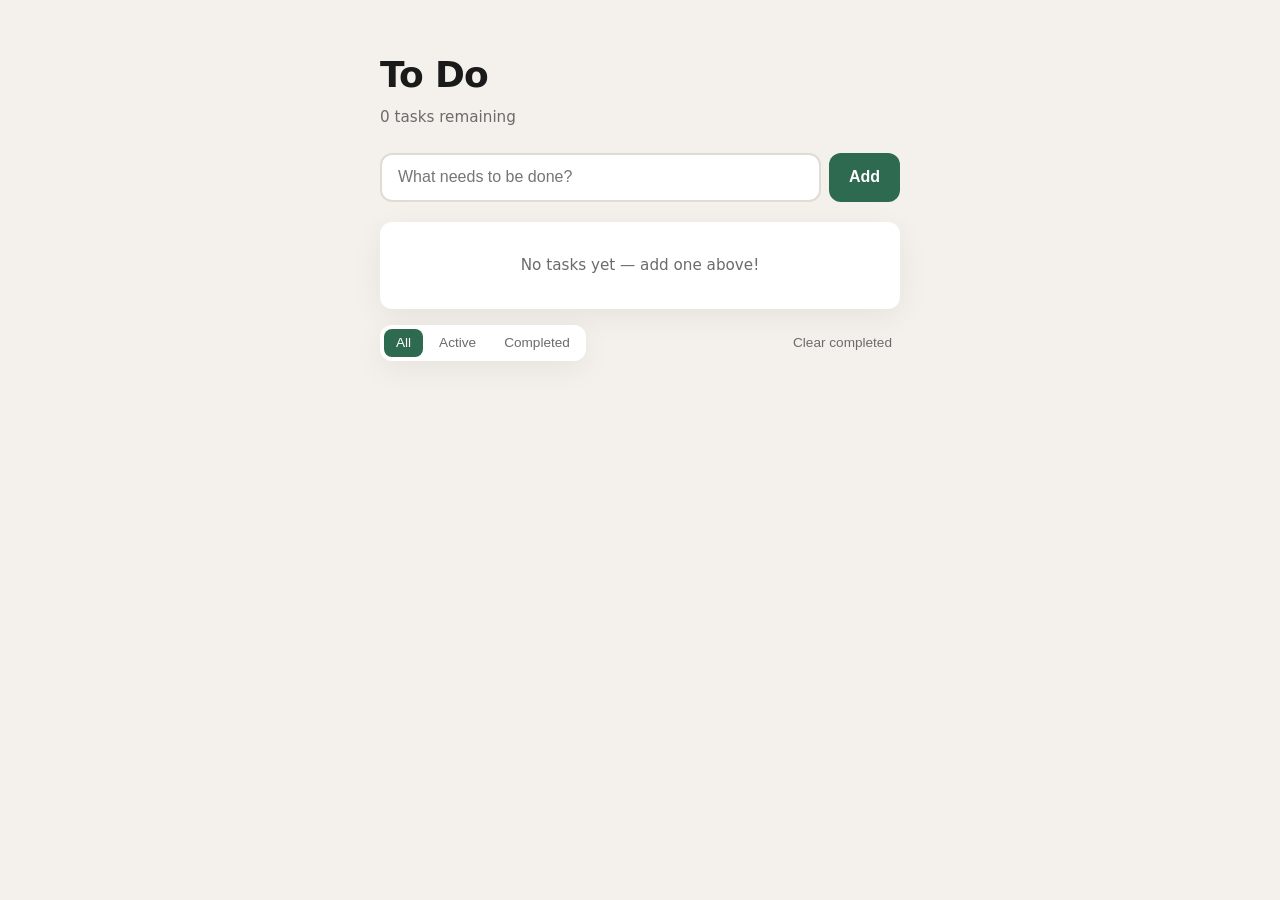
<file: index.html>
<!DOCTYPE html>
<html lang="en">
<head>
  <meta charset="UTF-8">
  <meta name="viewport" content="width=device-width, initial-scale=1.0">
  <title>To Do List</title>
  <link rel="stylesheet" href="styles.css">
</head>
<body>
  <main class="app">
    <header class="header">
      <h1>To Do</h1>
      <p class="subtitle" id="task-count">0 tasks remaining</p>
    </header>

    <form class="add-form" id="add-form">
      <input
        type="text"
        id="task-input"
        placeholder="What needs to be done?"
        autocomplete="off"
        aria-label="New task"
      />
      <button type="submit" aria-label="Add task">Add</button>
    </form>

    <ul class="task-list" id="task-list"></ul>

    <footer class="footer" id="footer" hidden>
      <div class="filters" role="group" aria-label="Filter tasks">
        <button class="filter active" data-filter="all">All</button>
        <button class="filter" data-filter="active">Active</button>
        <button class="filter" data-filter="completed">Completed</button>
      </div>
      <button class="clear-completed" id="clear-completed">Clear completed</button>
    </footer>
  </main>

  <script src="app.js"></script>
</body>
</html>
</file>
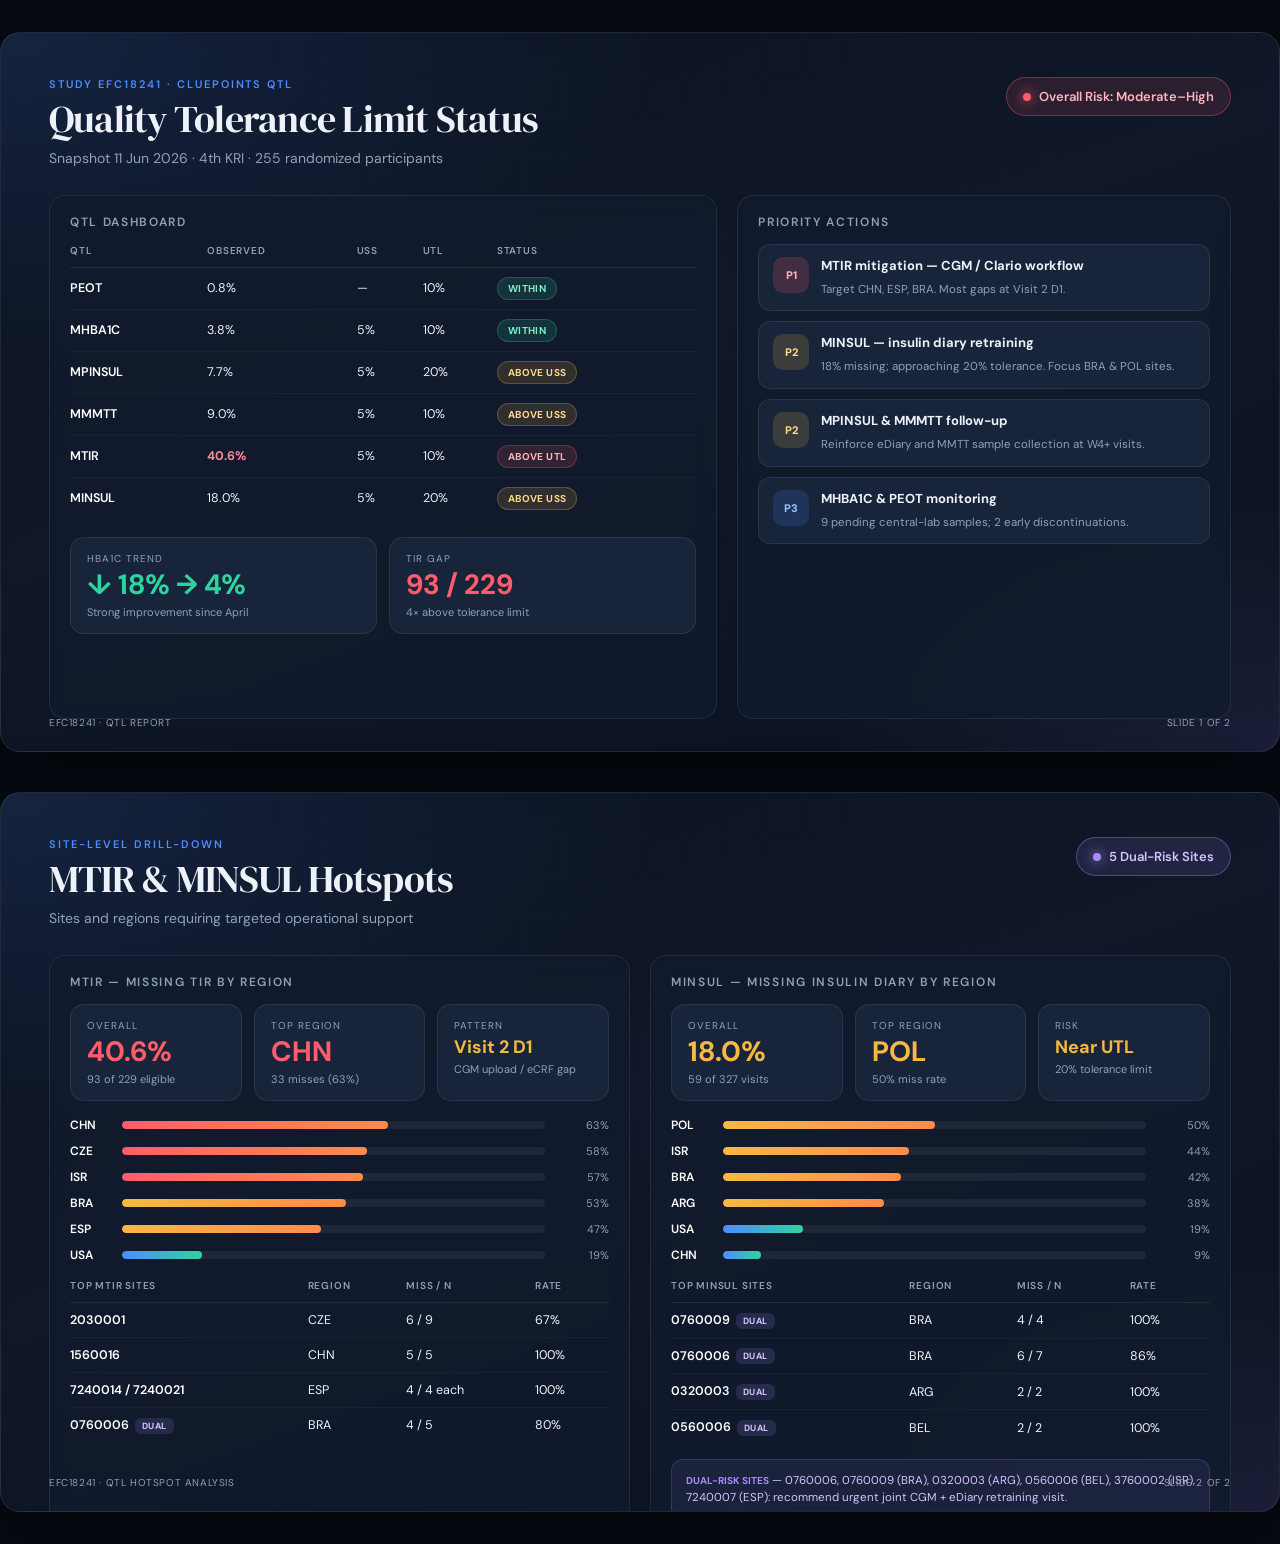
<file: EFC18241_QTL_Slide.html>
<!DOCTYPE html>
<html lang="en">
<head>
  <meta charset="UTF-8" />
  <meta name="viewport" content="width=device-width, initial-scale=1.0" />
  <title>EFC18241 — QTL Status | 2026-06-11</title>
  <link rel="preconnect" href="https://fonts.googleapis.com" />
  <link rel="preconnect" href="https://fonts.gstatic.com" crossorigin />
  <link href="https://fonts.googleapis.com/css2?family=DM+Sans:ital,opsz,wght@0,9..40,400;0,9..40,500;0,9..40,600;0,9..40,700;1,9..40,400&family=DM+Serif+Display&display=swap" rel="stylesheet" />
  <style>
    :root {
      --bg: #0b1220;
      --surface: #121c2e;
      --surface-2: #18243a;
      --border: rgba(255,255,255,.08);
      --text: #eef2f8;
      --muted: #8fa0b8;
      --accent: #4f8cff;
      --green: #2dd4a0;
      --amber: #f5b942;
      --orange: #ff8b4a;
      --red: #ff5c6c;
      --purple: #a78bfa;
    }

    * { box-sizing: border-box; margin: 0; padding: 0; }

    body {
      font-family: "DM Sans", system-ui, sans-serif;
      background: #060a12;
      color: var(--text);
      padding: 32px;
      display: flex;
      flex-direction: column;
      align-items: center;
      gap: 40px;
    }

    .slide {
      width: 1280px;
      height: 720px;
      background:
        radial-gradient(1200px 600px at 0% 0%, rgba(79,140,255,.14), transparent 55%),
        radial-gradient(900px 500px at 100% 100%, rgba(167,139,250,.10), transparent 50%),
        linear-gradient(160deg, #0b1220 0%, #0f1728 45%, #0b1220 100%);
      border: 1px solid var(--border);
      border-radius: 20px;
      padding: 44px 48px 40px;
      position: relative;
      overflow: hidden;
      box-shadow: 0 30px 80px rgba(0,0,0,.45);
      page-break-after: always;
    }

    .slide::before {
      content: "";
      position: absolute;
      inset: 0;
      background-image: linear-gradient(rgba(255,255,255,.02) 1px, transparent 1px),
                        linear-gradient(90deg, rgba(255,255,255,.02) 1px, transparent 1px);
      background-size: 40px 40px;
      mask-image: radial-gradient(circle at 50% 30%, black, transparent 75%);
      pointer-events: none;
    }

    .header {
      display: flex;
      justify-content: space-between;
      align-items: flex-start;
      margin-bottom: 28px;
      position: relative;
      z-index: 1;
    }

    .eyebrow {
      font-size: 11px;
      letter-spacing: .18em;
      text-transform: uppercase;
      color: var(--accent);
      font-weight: 600;
      margin-bottom: 8px;
    }

    h1 {
      font-family: "DM Serif Display", Georgia, serif;
      font-size: 38px;
      font-weight: 400;
      line-height: 1.1;
      letter-spacing: -.02em;
    }

    .subtitle {
      margin-top: 8px;
      color: var(--muted);
      font-size: 14px;
    }

    .badge {
      display: inline-flex;
      align-items: center;
      gap: 8px;
      padding: 10px 16px;
      border-radius: 999px;
      background: rgba(255,92,108,.12);
      border: 1px solid rgba(255,92,108,.35);
      color: #ffb4bc;
      font-size: 13px;
      font-weight: 600;
      white-space: nowrap;
    }

    .badge .dot {
      width: 8px; height: 8px;
      border-radius: 50%;
      background: var(--red);
      box-shadow: 0 0 12px var(--red);
    }

    .grid-3 {
      display: grid;
      grid-template-columns: 1.15fr .85fr;
      gap: 20px;
      position: relative;
      z-index: 1;
      height: calc(100% - 110px);
    }

    .grid-2 {
      display: grid;
      grid-template-columns: 1fr 1fr;
      gap: 20px;
      position: relative;
      z-index: 1;
      height: calc(100% - 110px);
    }

    .card {
      background: rgba(18,28,46,.82);
      border: 1px solid var(--border);
      border-radius: 16px;
      padding: 18px 20px;
      backdrop-filter: blur(8px);
    }

    .card h2 {
      font-size: 12px;
      text-transform: uppercase;
      letter-spacing: .14em;
      color: var(--muted);
      margin-bottom: 14px;
      font-weight: 600;
    }

    table {
      width: 100%;
      border-collapse: collapse;
      font-size: 12.5px;
    }

    th {
      text-align: left;
      color: var(--muted);
      font-weight: 600;
      font-size: 10px;
      letter-spacing: .08em;
      text-transform: uppercase;
      padding: 0 8px 10px 0;
      border-bottom: 1px solid var(--border);
    }

    td {
      padding: 9px 8px 9px 0;
      border-bottom: 1px solid rgba(255,255,255,.04);
      vertical-align: middle;
    }

    tr:last-child td { border-bottom: none; }

    .metric { font-weight: 600; color: #fff; }
    .num { font-variant-numeric: tabular-nums; }

    .status {
      display: inline-block;
      padding: 4px 10px;
      border-radius: 999px;
      font-size: 10px;
      font-weight: 700;
      letter-spacing: .04em;
      text-transform: uppercase;
    }

    .ok { background: rgba(45,212,160,.14); color: #7ef0c8; border: 1px solid rgba(45,212,160,.25); }
    .warn { background: rgba(245,185,66,.14); color: #ffd98a; border: 1px solid rgba(245,185,66,.25); }
    .crit { background: rgba(255,92,108,.14); color: #ffb4bc; border: 1px solid rgba(255,92,108,.28); }

    .kpi-row {
      display: grid;
      grid-template-columns: repeat(3, 1fr);
      gap: 12px;
      margin-bottom: 16px;
    }

    .kpi {
      background: var(--surface-2);
      border: 1px solid var(--border);
      border-radius: 14px;
      padding: 14px 16px;
    }

    .kpi .label {
      font-size: 10px;
      text-transform: uppercase;
      letter-spacing: .1em;
      color: var(--muted);
      margin-bottom: 6px;
    }

    .kpi .value {
      font-size: 28px;
      font-weight: 700;
      line-height: 1;
      font-variant-numeric: tabular-nums;
    }

    .kpi .sub {
      margin-top: 6px;
      font-size: 11px;
      color: var(--muted);
    }

    .kpi.critical .value { color: var(--red); }
    .kpi.watch .value { color: var(--amber); }
    .kpi.good .value { color: var(--green); }

    .bar-list { display: flex; flex-direction: column; gap: 10px; }

    .bar-item { display: grid; grid-template-columns: 42px 1fr 54px; gap: 10px; align-items: center; font-size: 12px; }
    .bar-item .region { color: #fff; font-weight: 600; }
    .bar-track { height: 8px; background: rgba(255,255,255,.06); border-radius: 999px; overflow: hidden; }
    .bar-fill { height: 100%; border-radius: 999px; }
    .bar-pct { text-align: right; color: var(--muted); font-variant-numeric: tabular-nums; font-size: 11px; }

    .actions {
      display: flex;
      flex-direction: column;
      gap: 10px;
    }

    .action {
      display: grid;
      grid-template-columns: 36px 1fr;
      gap: 12px;
      align-items: start;
      padding: 12px 14px;
      background: var(--surface-2);
      border-radius: 12px;
      border: 1px solid var(--border);
    }

    .prio {
      width: 36px; height: 36px;
      border-radius: 10px;
      display: grid;
      place-items: center;
      font-size: 11px;
      font-weight: 800;
    }

    .p1 { background: rgba(255,92,108,.18); color: #ffb4bc; }
    .p2 { background: rgba(245,185,66,.16); color: #ffd98a; }
    .p3 { background: rgba(79,140,255,.16); color: #9ec0ff; }

    .action strong { display: block; font-size: 13px; margin-bottom: 3px; }
    .action span { color: var(--muted); font-size: 11.5px; line-height: 1.45; }

    .footer {
      position: absolute;
      left: 48px; right: 48px; bottom: 22px;
      display: flex;
      justify-content: space-between;
      color: var(--muted);
      font-size: 10px;
      letter-spacing: .06em;
      text-transform: uppercase;
      z-index: 1;
    }

    .hotspot-tag {
      display: inline-block;
      margin-left: 6px;
      padding: 2px 7px;
      border-radius: 6px;
      background: rgba(167,139,250,.15);
      color: #d4c4ff;
      font-size: 9px;
      font-weight: 700;
      letter-spacing: .05em;
      vertical-align: middle;
    }

    .dual { color: var(--purple); font-weight: 700; font-size: 10px; }

    @media print {
      body { background: white; padding: 0; }
      .slide { box-shadow: none; margin: 0; border-radius: 0; }
    }
  </style>
</head>
<body>

  <!-- SLIDE 1: EXECUTIVE SUMMARY -->
  <section class="slide">
    <div class="header">
      <div>
        <div class="eyebrow">Study EFC18241 · CluePoints QTL</div>
        <h1>Quality Tolerance Limit Status</h1>
        <div class="subtitle">Snapshot 11 Jun 2026 · 4th KRI · 255 randomized participants</div>
      </div>
      <div class="badge"><span class="dot"></span> Overall Risk: Moderate–High</div>
    </div>

    <div class="grid-3">
      <div class="card">
        <h2>QTL Dashboard</h2>
        <table>
          <thead>
            <tr>
              <th>QTL</th>
              <th>Observed</th>
              <th>USS</th>
              <th>UTL</th>
              <th>Status</th>
            </tr>
          </thead>
          <tbody>
            <tr>
              <td class="metric">PEOT</td>
              <td class="num">0.8%</td><td class="num">—</td><td class="num">10%</td>
              <td><span class="status ok">Within</span></td>
            </tr>
            <tr>
              <td class="metric">MHBA1C</td>
              <td class="num">3.8%</td><td class="num">5%</td><td class="num">10%</td>
              <td><span class="status ok">Within</span></td>
            </tr>
            <tr>
              <td class="metric">MPINSUL</td>
              <td class="num">7.7%</td><td class="num">5%</td><td class="num">20%</td>
              <td><span class="status warn">Above USS</span></td>
            </tr>
            <tr>
              <td class="metric">MMMTT</td>
              <td class="num">9.0%</td><td class="num">5%</td><td class="num">10%</td>
              <td><span class="status warn">Above USS</span></td>
            </tr>
            <tr>
              <td class="metric">MTIR</td>
              <td class="num" style="color:#ff8b9a;font-weight:700">40.6%</td><td class="num">5%</td><td class="num">10%</td>
              <td><span class="status crit">Above UTL</span></td>
            </tr>
            <tr>
              <td class="metric">MINSUL</td>
              <td class="num">18.0%</td><td class="num">5%</td><td class="num">20%</td>
              <td><span class="status warn">Above USS</span></td>
            </tr>
          </tbody>
        </table>

        <div style="margin-top:18px; display:grid; grid-template-columns:1fr 1fr; gap:12px;">
          <div class="kpi good">
            <div class="label">HbA1c Trend</div>
            <div class="value">↓ 18% → 4%</div>
            <div class="sub">Strong improvement since April</div>
          </div>
          <div class="kpi critical">
            <div class="label">TIR Gap</div>
            <div class="value">93 / 229</div>
            <div class="sub">4× above tolerance limit</div>
          </div>
        </div>
      </div>

      <div style="display:flex; flex-direction:column; gap:16px;">
        <div class="card" style="flex:1;">
          <h2>Priority Actions</h2>
          <div class="actions">
            <div class="action">
              <div class="prio p1">P1</div>
              <div>
                <strong>MTIR mitigation — CGM / Clario workflow</strong>
                <span>Target CHN, ESP, BRA. Most gaps at Visit 2 D1.</span>
              </div>
            </div>
            <div class="action">
              <div class="prio p2">P2</div>
              <div>
                <strong>MINSUL — insulin diary retraining</strong>
                <span>18% missing; approaching 20% tolerance. Focus BRA &amp; POL sites.</span>
              </div>
            </div>
            <div class="action">
              <div class="prio p2">P2</div>
              <div>
                <strong>MPINSUL &amp; MMMTT follow-up</strong>
                <span>Reinforce eDiary and MMTT sample collection at W4+ visits.</span>
              </div>
            </div>
            <div class="action">
              <div class="prio p3">P3</div>
              <div>
                <strong>MHBA1C &amp; PEOT monitoring</strong>
                <span>9 pending central-lab samples; 2 early discontinuations.</span>
              </div>
            </div>
          </div>
        </div>
      </div>
    </div>

    <div class="footer">
      <span>EFC18241 · QTL Report</span>
      <span>Slide 1 of 2</span>
    </div>
  </section>

  <!-- SLIDE 2: HOTSPOT DRILL-DOWN -->
  <section class="slide">
    <div class="header">
      <div>
        <div class="eyebrow">Site-Level Drill-Down</div>
        <h1>MTIR &amp; MINSUL Hotspots</h1>
        <div class="subtitle">Sites and regions requiring targeted operational support</div>
      </div>
      <div class="badge" style="background:rgba(167,139,250,.12);border-color:rgba(167,139,250,.35);color:#d4c4ff;">
        <span class="dot" style="background:var(--purple);box-shadow:0 0 12px var(--purple)"></span>
        5 Dual-Risk Sites
      </div>
    </div>

    <div class="grid-2">
      <div class="card">
        <h2>MTIR — Missing TIR by Region</h2>
        <div class="kpi-row">
          <div class="kpi critical">
            <div class="label">Overall</div>
            <div class="value">40.6%</div>
            <div class="sub">93 of 229 eligible</div>
          </div>
          <div class="kpi critical">
            <div class="label">Top Region</div>
            <div class="value">CHN</div>
            <div class="sub">33 misses (63%)</div>
          </div>
          <div class="kpi watch">
            <div class="label">Pattern</div>
            <div class="value" style="font-size:18px;margin-top:6px">Visit 2 D1</div>
            <div class="sub">CGM upload / eCRF gap</div>
          </div>
        </div>

        <div class="bar-list">
          <div class="bar-item"><span class="region">CHN</span><div class="bar-track"><div class="bar-fill" style="width:63%;background:linear-gradient(90deg,#ff5c6c,#ff8b4a)"></div></div><span class="bar-pct">63%</span></div>
          <div class="bar-item"><span class="region">CZE</span><div class="bar-track"><div class="bar-fill" style="width:58%;background:linear-gradient(90deg,#ff5c6c,#ff8b4a)"></div></div><span class="bar-pct">58%</span></div>
          <div class="bar-item"><span class="region">ISR</span><div class="bar-track"><div class="bar-fill" style="width:57%;background:linear-gradient(90deg,#ff5c6c,#ff8b4a)"></div></div><span class="bar-pct">57%</span></div>
          <div class="bar-item"><span class="region">BRA</span><div class="bar-track"><div class="bar-fill" style="width:53%;background:linear-gradient(90deg,#f5b942,#ff8b4a)"></div></div><span class="bar-pct">53%</span></div>
          <div class="bar-item"><span class="region">ESP</span><div class="bar-track"><div class="bar-fill" style="width:47%;background:linear-gradient(90deg,#f5b942,#ff8b4a)"></div></div><span class="bar-pct">47%</span></div>
          <div class="bar-item"><span class="region">USA</span><div class="bar-track"><div class="bar-fill" style="width:19%;background:linear-gradient(90deg,#4f8cff,#2dd4a0)"></div></div><span class="bar-pct">19%</span></div>
        </div>

        <table style="margin-top:16px">
          <thead><tr><th>Top MTIR Sites</th><th>Region</th><th>Miss / N</th><th>Rate</th></tr></thead>
          <tbody>
            <tr><td class="metric">2030001</td><td>CZE</td><td class="num">6 / 9</td><td class="num">67%</td></tr>
            <tr><td class="metric">1560016</td><td>CHN</td><td class="num">5 / 5</td><td class="num">100%</td></tr>
            <tr><td class="metric">7240014 / 7240021</td><td>ESP</td><td class="num">4 / 4 each</td><td class="num">100%</td></tr>
            <tr><td class="metric">0760006<span class="hotspot-tag">DUAL</span></td><td>BRA</td><td class="num">4 / 5</td><td class="num">80%</td></tr>
          </tbody>
        </table>
      </div>

      <div class="card">
        <h2>MINSUL — Missing Insulin Diary by Region</h2>
        <div class="kpi-row">
          <div class="kpi watch">
            <div class="label">Overall</div>
            <div class="value">18.0%</div>
            <div class="sub">59 of 327 visits</div>
          </div>
          <div class="kpi watch">
            <div class="label">Top Region</div>
            <div class="value">POL</div>
            <div class="sub">50% miss rate</div>
          </div>
          <div class="kpi watch">
            <div class="label">Risk</div>
            <div class="value" style="font-size:18px;margin-top:6px">Near UTL</div>
            <div class="sub">20% tolerance limit</div>
          </div>
        </div>

        <div class="bar-list">
          <div class="bar-item"><span class="region">POL</span><div class="bar-track"><div class="bar-fill" style="width:50%;background:linear-gradient(90deg,#f5b942,#ff8b4a)"></div></div><span class="bar-pct">50%</span></div>
          <div class="bar-item"><span class="region">ISR</span><div class="bar-track"><div class="bar-fill" style="width:44%;background:linear-gradient(90deg,#f5b942,#ff8b4a)"></div></div><span class="bar-pct">44%</span></div>
          <div class="bar-item"><span class="region">BRA</span><div class="bar-track"><div class="bar-fill" style="width:42%;background:linear-gradient(90deg,#f5b942,#ff8b4a)"></div></div><span class="bar-pct">42%</span></div>
          <div class="bar-item"><span class="region">ARG</span><div class="bar-track"><div class="bar-fill" style="width:38%;background:linear-gradient(90deg,#f5b942,#ff8b4a)"></div></div><span class="bar-pct">38%</span></div>
          <div class="bar-item"><span class="region">USA</span><div class="bar-track"><div class="bar-fill" style="width:19%;background:linear-gradient(90deg,#4f8cff,#2dd4a0)"></div></div><span class="bar-pct">19%</span></div>
          <div class="bar-item"><span class="region">CHN</span><div class="bar-track"><div class="bar-fill" style="width:9%;background:linear-gradient(90deg,#4f8cff,#2dd4a0)"></div></div><span class="bar-pct">9%</span></div>
        </div>

        <table style="margin-top:16px">
          <thead><tr><th>Top MINSUL Sites</th><th>Region</th><th>Miss / N</th><th>Rate</th></tr></thead>
          <tbody>
            <tr><td class="metric">0760009<span class="hotspot-tag">DUAL</span></td><td>BRA</td><td class="num">4 / 4</td><td class="num">100%</td></tr>
            <tr><td class="metric">0760006<span class="hotspot-tag">DUAL</span></td><td>BRA</td><td class="num">6 / 7</td><td class="num">86%</td></tr>
            <tr><td class="metric">0320003<span class="hotspot-tag">DUAL</span></td><td>ARG</td><td class="num">2 / 2</td><td class="num">100%</td></tr>
            <tr><td class="metric">0560006<span class="hotspot-tag">DUAL</span></td><td>BEL</td><td class="num">2 / 2</td><td class="num">100%</td></tr>
          </tbody>
        </table>

        <div style="margin-top:14px;padding:12px 14px;background:rgba(167,139,250,.08);border:1px solid rgba(167,139,250,.2);border-radius:12px;font-size:11.5px;color:#d4c4ff;line-height:1.5;">
          <span class="dual">DUAL-RISK SITES</span> — 0760006, 0760009 (BRA), 0320003 (ARG), 0560006 (BEL), 3760002 (ISR), 7240007 (ESP): recommend urgent joint CGM + eDiary retraining visit.
        </div>
      </div>
    </div>

    <div class="footer">
      <span>EFC18241 · QTL Hotspot Analysis</span>
      <span>Slide 2 of 2</span>
    </div>
  </section>

</body>
</html>
</file>
<file: styles.css>
*,
*::before,
*::after {
  box-sizing: border-box;
  margin: 0;
  padding: 0;
}

:root {
  --bg: #f4f1ec;
  --surface: #ffffff;
  --text: #1a1a1a;
  --text-muted: #6b6b6b;
  --accent: #2d6a4f;
  --accent-hover: #1b4332;
  --border: #e0dbd3;
  --done: #95a5a6;
  --shadow: 0 8px 32px rgba(0, 0, 0, 0.06);
  --radius: 12px;
}

body {
  font-family: "Segoe UI", system-ui, -apple-system, sans-serif;
  background: var(--bg);
  color: var(--text);
  min-height: 100vh;
  display: flex;
  justify-content: center;
  padding: 3rem 1rem;
  line-height: 1.5;
}

.app {
  width: 100%;
  max-width: 520px;
}

.header {
  margin-bottom: 1.5rem;
}

.header h1 {
  font-size: 2.25rem;
  font-weight: 700;
  letter-spacing: -0.02em;
}

.subtitle {
  color: var(--text-muted);
  font-size: 0.95rem;
  margin-top: 0.25rem;
}

.add-form {
  display: flex;
  gap: 0.5rem;
  margin-bottom: 1.25rem;
}

.add-form input {
  flex: 1;
  padding: 0.85rem 1rem;
  border: 2px solid var(--border);
  border-radius: var(--radius);
  font-size: 1rem;
  background: var(--surface);
  transition: border-color 0.15s;
}

.add-form input:focus {
  outline: none;
  border-color: var(--accent);
}

.add-form button {
  padding: 0.85rem 1.25rem;
  background: var(--accent);
  color: #fff;
  border: none;
  border-radius: var(--radius);
  font-size: 1rem;
  font-weight: 600;
  cursor: pointer;
  transition: background 0.15s;
}

.add-form button:hover {
  background: var(--accent-hover);
}

.task-list {
  list-style: none;
  background: var(--surface);
  border-radius: var(--radius);
  box-shadow: var(--shadow);
  overflow: hidden;
}

.task-list:empty::after {
  content: "No tasks yet — add one above!";
  display: block;
  padding: 2rem;
  text-align: center;
  color: var(--text-muted);
  font-size: 0.95rem;
}

.task-item {
  display: flex;
  align-items: center;
  gap: 0.75rem;
  padding: 0.9rem 1rem;
  border-bottom: 1px solid var(--border);
  animation: fadeIn 0.2s ease;
}

.task-item:last-child {
  border-bottom: none;
}

@keyframes fadeIn {
  from { opacity: 0; transform: translateY(-4px); }
  to   { opacity: 1; transform: translateY(0); }
}

.task-item input[type="checkbox"] {
  width: 1.15rem;
  height: 1.15rem;
  accent-color: var(--accent);
  cursor: pointer;
  flex-shrink: 0;
}

.task-label {
  flex: 1;
  font-size: 1rem;
  cursor: pointer;
  word-break: break-word;
}

.task-item.completed .task-label {
  text-decoration: line-through;
  color: var(--done);
}

.delete-btn {
  background: none;
  border: none;
  color: var(--text-muted);
  font-size: 1.25rem;
  cursor: pointer;
  padding: 0.25rem 0.5rem;
  border-radius: 6px;
  line-height: 1;
  opacity: 0;
  transition: opacity 0.15s, color 0.15s, background 0.15s;
}

.task-item:hover .delete-btn {
  opacity: 1;
}

.delete-btn:hover {
  color: #c0392b;
  background: #fdecea;
}

.footer {
  display: flex;
  justify-content: space-between;
  align-items: center;
  margin-top: 1rem;
  flex-wrap: wrap;
  gap: 0.75rem;
}

.filters {
  display: flex;
  gap: 0.25rem;
  background: var(--surface);
  padding: 0.25rem;
  border-radius: var(--radius);
  box-shadow: var(--shadow);
}

.filter {
  background: none;
  border: none;
  padding: 0.4rem 0.75rem;
  border-radius: 8px;
  font-size: 0.85rem;
  color: var(--text-muted);
  cursor: pointer;
  transition: background 0.15s, color 0.15s;
}

.filter:hover {
  color: var(--text);
}

.filter.active {
  background: var(--accent);
  color: #fff;
}

.clear-completed {
  background: none;
  border: none;
  color: var(--text-muted);
  font-size: 0.85rem;
  cursor: pointer;
  padding: 0.4rem 0.5rem;
}

.clear-completed:hover {
  color: #c0392b;
}
</file>
